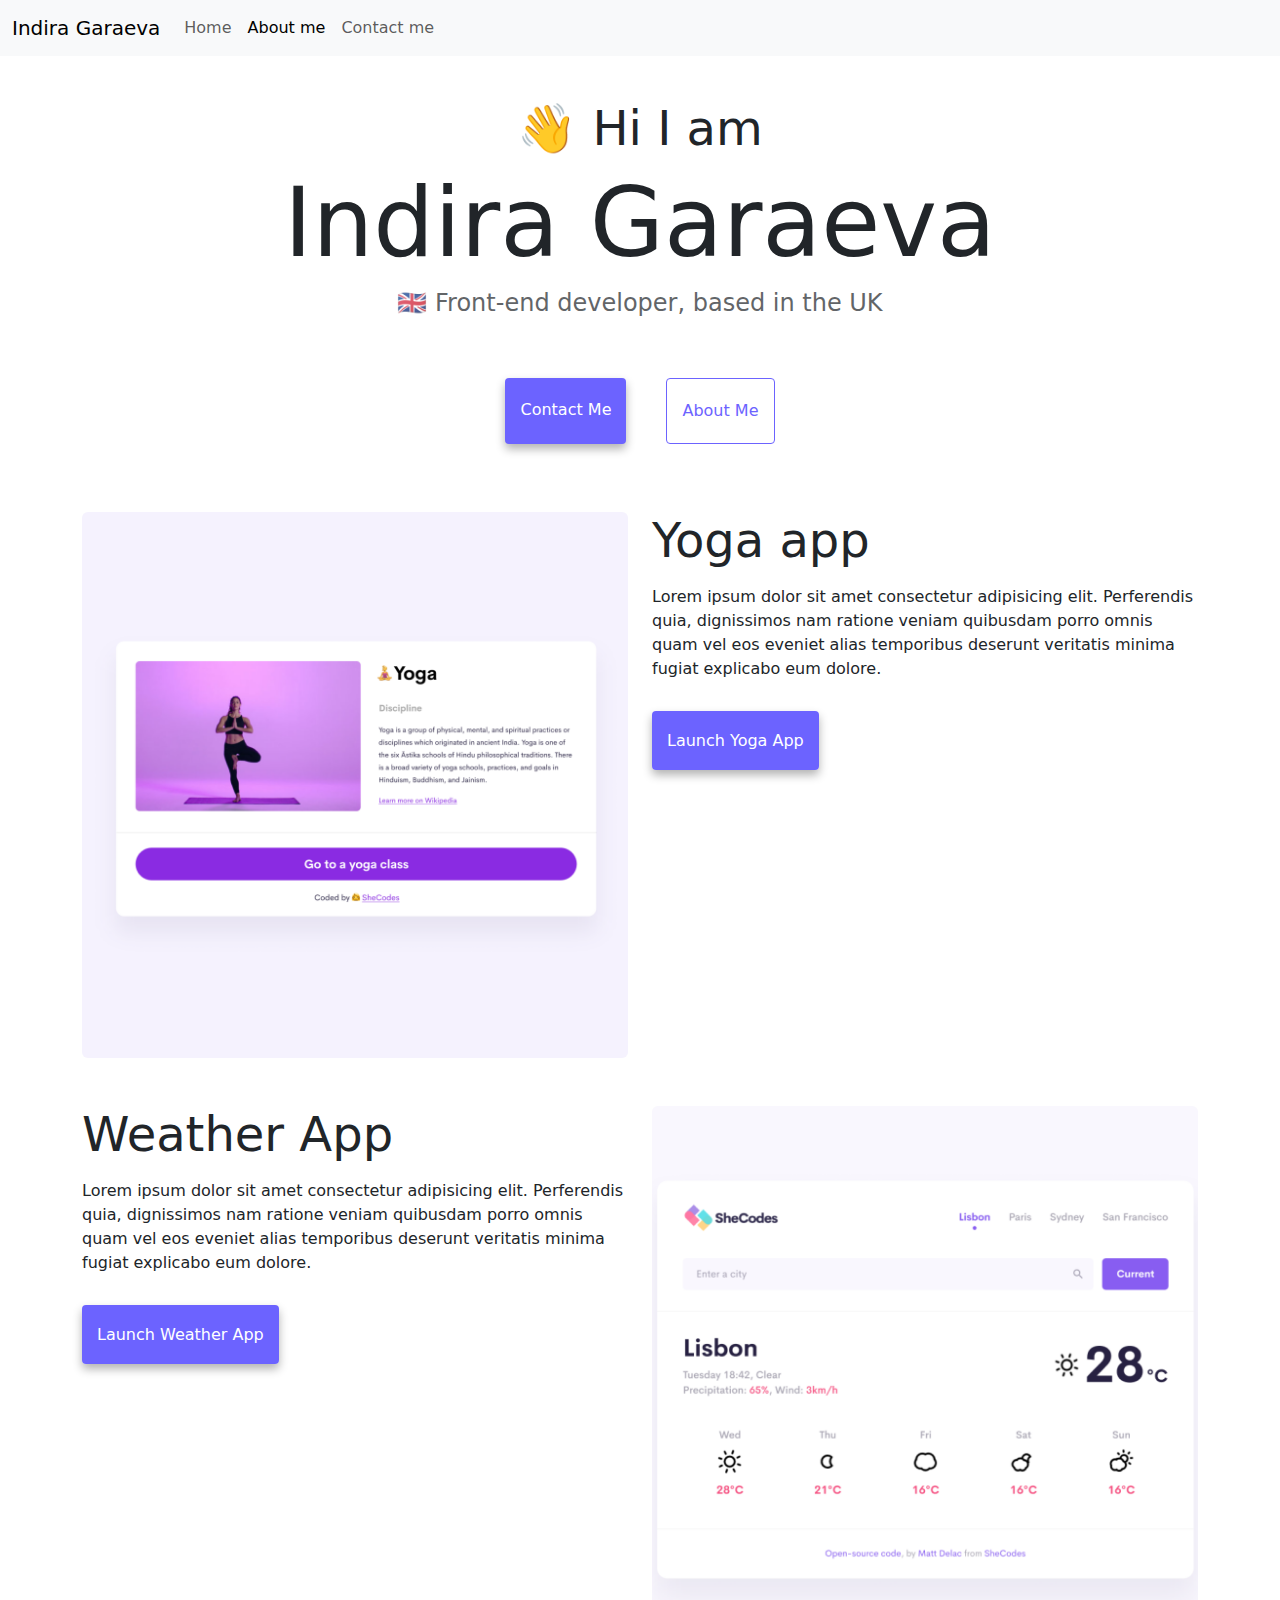
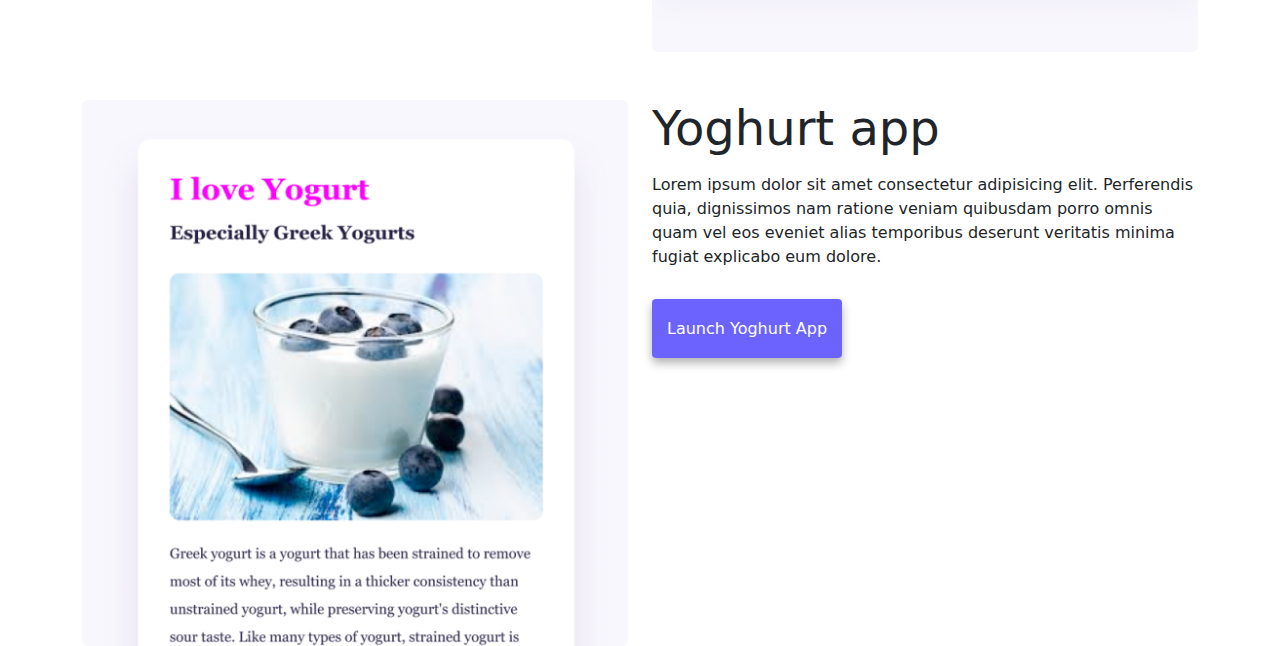
<file: index.html>
<!DOCTYPE html>
<html lang="en">
  <head>
    <meta charset="UTF-8" />
    <meta http-equiv="X-UA-Compatible" content="IE=edge" />
    <meta name="viewport" content="width=device-width, initial-scale=1.0" />
    <meta
      name="description"
      content="Front-end developer services - Indira Garaeva"
    />
    <title>Front-end developer - Indira Garaeva</title>
    <link
      href="https://cdn.jsdelivr.net/npm/bootstrap@5.3.3/dist/css/bootstrap.min.css"
      rel="stylesheet"
      integrity="sha384-QWTKZyjpPEjISv5WaRU9OFeRpok6YctnYmDr5pNlyT2bRjXh0JMhjY6hW+ALEwIH"
      crossorigin="anonymous"
    />

    <link rel="stylesheet" href="style.css" />
  </head>
  <body>
    <nav class="navbar navbar-expand-lg bg-body-tertiary fixed-top">
      <div class="container-fluid">
        <a class="navbar-brand" href="/" title="Homepage">Indira Garaeva</a>
        <button
          class="navbar-toggler"
          type="button"
          data-bs-toggle="collapse"
          data-bs-target="#navbarNavAltMarkup"
          aria-controls="navbarNavAltMarkup"
          aria-expanded="false"
          aria-label="Toggle navigation"
        >
          <span class="navbar-toggler-icon"></span>
        </button>
        <div class="collapse navbar-collapse" id="navbarNavAltMarkup">
          <div class="navbar-nav">
            <a class="nav-link" aria-current="page" href="/" title="Homepage"
              >Home</a
            >
            <a class="nav-link active" href="about.html" title="About Indira"
              >About me</a
            >
            <a class="nav-link" href="about.html#contact" title="Contact Indira"
              >Contact me</a
            >
          </div>
        </div>
      </div>
    </nav>
    <div class="intro-heading">
      <h2>👋 Hi I am</h2>
      <h1>Indira Garaeva</h1>
      <h3>🇬🇧 Front-end developer, based in the UK</h3>
    </div>
    <div class="navigation-links mb-5">
      <a href="about.html#contact" class="contact-link" title="Contact Indira"
        >Contact me</a
      >
      <a href="about.html" class="about-link" title="About Indira">About me</a>
    </div>
    <div class="container">
      <div class="row">
        <div class="col-sm-6">
          <img
            src="images/yoga.png"
            alt="yoga app"
            class="rounded img-fluid main-page-img"
          />
        </div>
        <div class="col-sm-6">
          <h2 class="mb-3">Yoga app</h2>
          <p>
            Lorem ipsum dolor sit amet consectetur adipisicing elit. Perferendis
            quia, dignissimos nam ratione veniam quibusdam porro omnis quam vel
            eos eveniet alias temporibus deserunt veritatis minima fugiat
            explicabo eum dolore.
          </p>
          <div class="mt-5">
            <a href="#" class="app-link" title="Yoga project"
              >Launch Yoga App</a
            >
          </div>
        </div>
      </div>
      <div class="row mt-5">
        <div class="col-sm-6">
          <h2 class="mb-3">Weather App</h2>
          <p>
            Lorem ipsum dolor sit amet consectetur adipisicing elit. Perferendis
            quia, dignissimos nam ratione veniam quibusdam porro omnis quam vel
            eos eveniet alias temporibus deserunt veritatis minima fugiat
            explicabo eum dolore.
          </p>
          <div class="mt-5">
            <a href="#" class="app-link" title="Weather project"
              >Launch Weather App</a
            >
          </div>
        </div>
        <div class="col-sm-6">
          <img
            src="images/weather.png"
            alt="weather app"
            class="rounded img-fluid main-page-img"
          />
        </div>
      </div>
      <div class="row mt-5">
        <div class="col-sm-6">
          <img
            src="images/yogurt.png"
            alt="yogurt app"
            class="rounded img-fluid main-page-img"
          />
        </div>
        <div class="col-sm-6">
          <h2 class="mb-3">Yoghurt app</h2>
          <p>
            Lorem ipsum dolor sit amet consectetur adipisicing elit. Perferendis
            quia, dignissimos nam ratione veniam quibusdam porro omnis quam vel
            eos eveniet alias temporibus deserunt veritatis minima fugiat
            explicabo eum dolore.
          </p>
          <div class="mt-5">
            <a href="#" class="app-link" title="Yoghurt project"
              >Launch Yoghurt App</a
            >
          </div>
        </div>
      </div>
    </div>
    <script
      src="https://cdn.jsdelivr.net/npm/bootstrap@5.3.3/dist/js/bootstrap.bundle.min.js"
      integrity="sha384-YvpcrYf0tY3lHB60NNkmXc5s9fDVZLESaAA55NDzOxhy9GkcIdslK1eN7N6jIeHz"
      crossorigin="anonymous"
    ></script>
  </body>
</html>
</file>
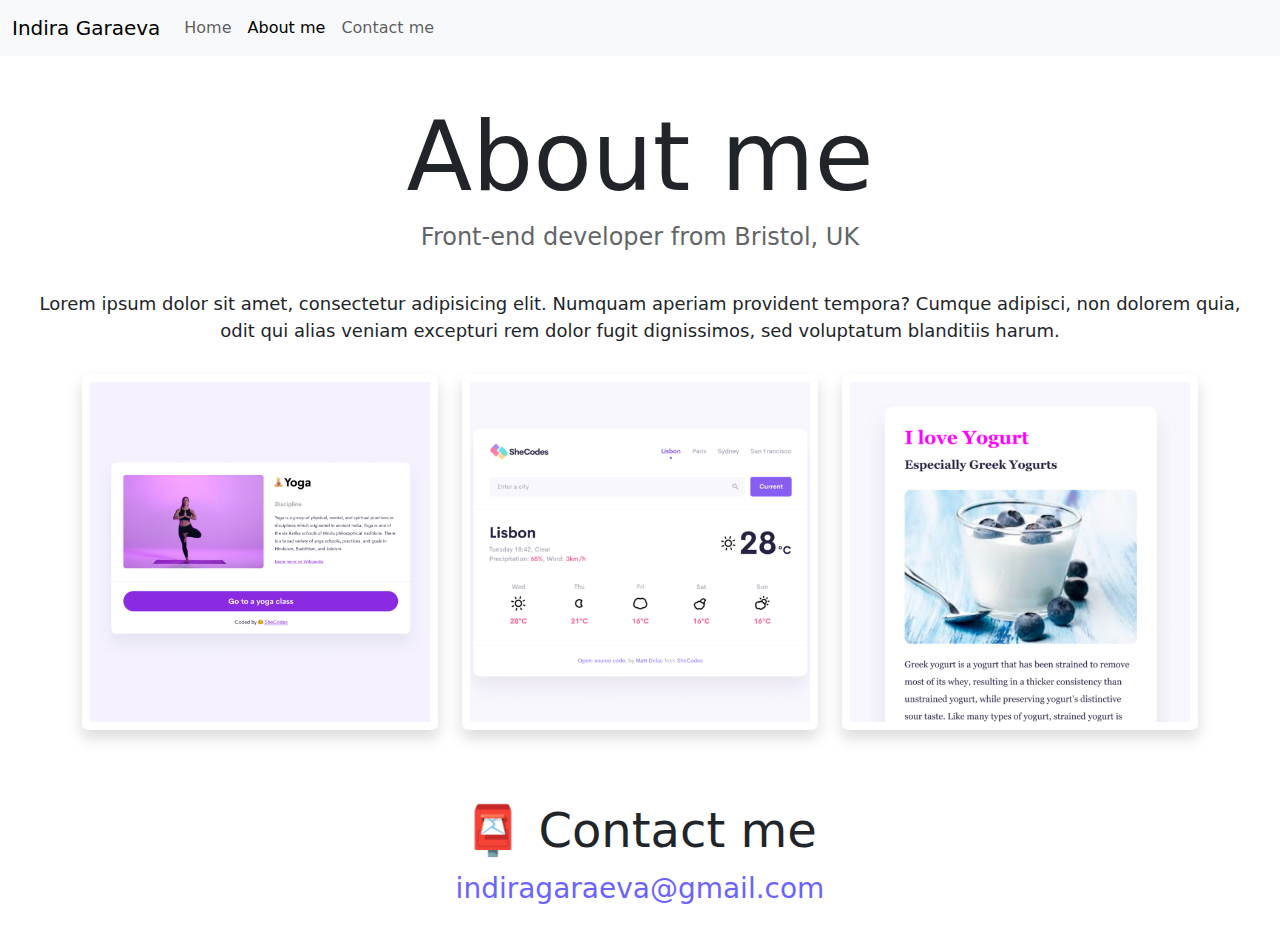
<file: about.html>
<!DOCTYPE html>
<html lang="en">
  <head>
    <meta charset="UTF-8" />
    <meta http-equiv="X-UA-Compatible" content="IE=edge" />
    <meta name="viewport" content="width=device-width, initial-scale=1.0" />

    <link
      href="https://cdn.jsdelivr.net/npm/bootstrap@5.3.3/dist/css/bootstrap.min.css"
      rel="stylesheet"
      integrity="sha384-QWTKZyjpPEjISv5WaRU9OFeRpok6YctnYmDr5pNlyT2bRjXh0JMhjY6hW+ALEwIH"
      crossorigin="anonymous"
    />
    <script
      src="https://cdn.jsdelivr.net/npm/bootstrap@5.3.3/dist/js/bootstrap.bundle.min.js"
      integrity="sha384-YvpcrYf0tY3lHB60NNkmXc5s9fDVZLESaAA55NDzOxhy9GkcIdslK1eN7N6jIeHz"
      crossorigin="anonymous"
    ></script>

    <link rel="stylesheet" href="style.css" />
    <title>About me - Indira Garaeva</title>
    <meta name="description" content="About me section - Indira Gareva" />
  </head>
  <body>
    <nav class="navbar navbar-expand-lg bg-body-tertiary fixed-top">
      <div class="container-fluid">
        <a class="navbar-brand" href="/" title="Homepage">Indira Garaeva</a>
        <button
          class="navbar-toggler"
          type="button"
          data-bs-toggle="collapse"
          data-bs-target="#navbarNavAltMarkup"
          aria-controls="navbarNavAltMarkup"
          aria-expanded="false"
          aria-label="Toggle navigation"
        >
          <span class="navbar-toggler-icon"></span>
        </button>
        <div class="collapse navbar-collapse" id="navbarNavAltMarkup">
          <div class="navbar-nav">
            <a class="nav-link" aria-current="page" href="/" title="Homepage"
              >Home</a
            >
            <a class="nav-link active" href="about.html" title="About Indira"
              >About me</a
            >
            <a class="nav-link" href="about.html#contact" title="Contact Indira"
              >Contact me</a
            >
          </div>
        </div>
      </div>
    </nav>
    <div class="intro-heading">
      <h1>About me</h1>
      <h3>Front-end developer from Bristol, UK</h3>
    </div>
    <div class="about-paragraphs">
      <p>
        Lorem ipsum dolor sit amet, consectetur adipisicing elit. Numquam
        aperiam provident tempora? Cumque adipisci, non dolorem quia, odit qui
        alias veniam excepturi rem dolor fugit dignissimos, sed voluptatum
        blanditiis harum.
      </p>
    </div>
    <div class="container">
      <div class="row">
        <div class="col-sm-4">
          <img
            src="images/yoga.png"
            alt="yoga-pic"
            class="img-fluid p-2 shadow rounded mb-4"
          />
        </div>
        <div class="col-sm-4">
          <img
            src="images/weather.png"
            alt="weather-app-pic"
            class="img-fluid p-2 shadow rounded mb-4"
          />
        </div>
        <div class="col-sm-4">
          <img
            src="images/yogurt.png"
            alt="yogurt-page-pic"
            class="img-fluid p-2 shadow rounded"
          />
        </div>
      </div>
    </div>
    <div class="text-center mt-5" id="contact">
      <h2>📮 Contact me</h2>
      <a href="mailto:indiragaraeva@gmail.com" class="email-link">
        indiragaraeva@gmail.com
      </a>
    </div>
  </body>
</html>
</file>
<file: style.css>
:root {
  --primary-color: #6c63ff;
  --secondary-color: #f5f2fe;
  --box-shadow: 0 5px 10px rgba(0, 0, 0, 0.3);
}

h1 {
  font-size: 96px;
}

h2 {
  font-size: 48px;
}

h3 {
  font-size: 24px;
  opacity: 0.7;
}

.intro-heading {
  text-align: center;
  margin-top: 100px;
}

.navigation-links {
  display: flex;
  margin-top: 40px;
  justify-content: center;
}

.navigation-links a {
  margin: 20px;
  border-radius: 4px;
  padding: 20px 15px;
  text-decoration: none;
  text-transform: capitalize;
}

.contact-link,
.app-link {
  background: var(--primary-color);
  box-shadow: var(--box-shadow);
  color: white;
}

.about-link {
  color: var(--primary-color);
  border: 1px solid var(--primary-color);
}

.app-link {
  border-radius: 4px;
  padding: 20px 15px;
  text-decoration: none;
}

.about-paragraphs {
  padding: 20px;
  border-radius: 4px;
  font-size: 18px;
  line-height: 1.5;
  text-align: center;
}

.about-paragraphs p {
  margin: 10px;
}

.email-link {
  display: flex;
  justify-content: center;
  color: var(--primary-color);
  font-size: 28px;
  text-decoration: none;
  margin-bottom: 30px;
}

.email-link:hover {
  text-decoration: underline;
}

@media (max-width: 500px) {
  h1 {
    font-size: 45px;
  }

  h2 {
    font-size: 30px;
    text-align: center;
  }

  p {
    text-align: center;
  }

  .intro-heading {
    padding: 0 20px;
  }
  .main-page-img {
    display: none;
  }
  .app-link {
    display: block;
    text-align: center;
    margin: 0 30px 15px;
  }
}
</file>
